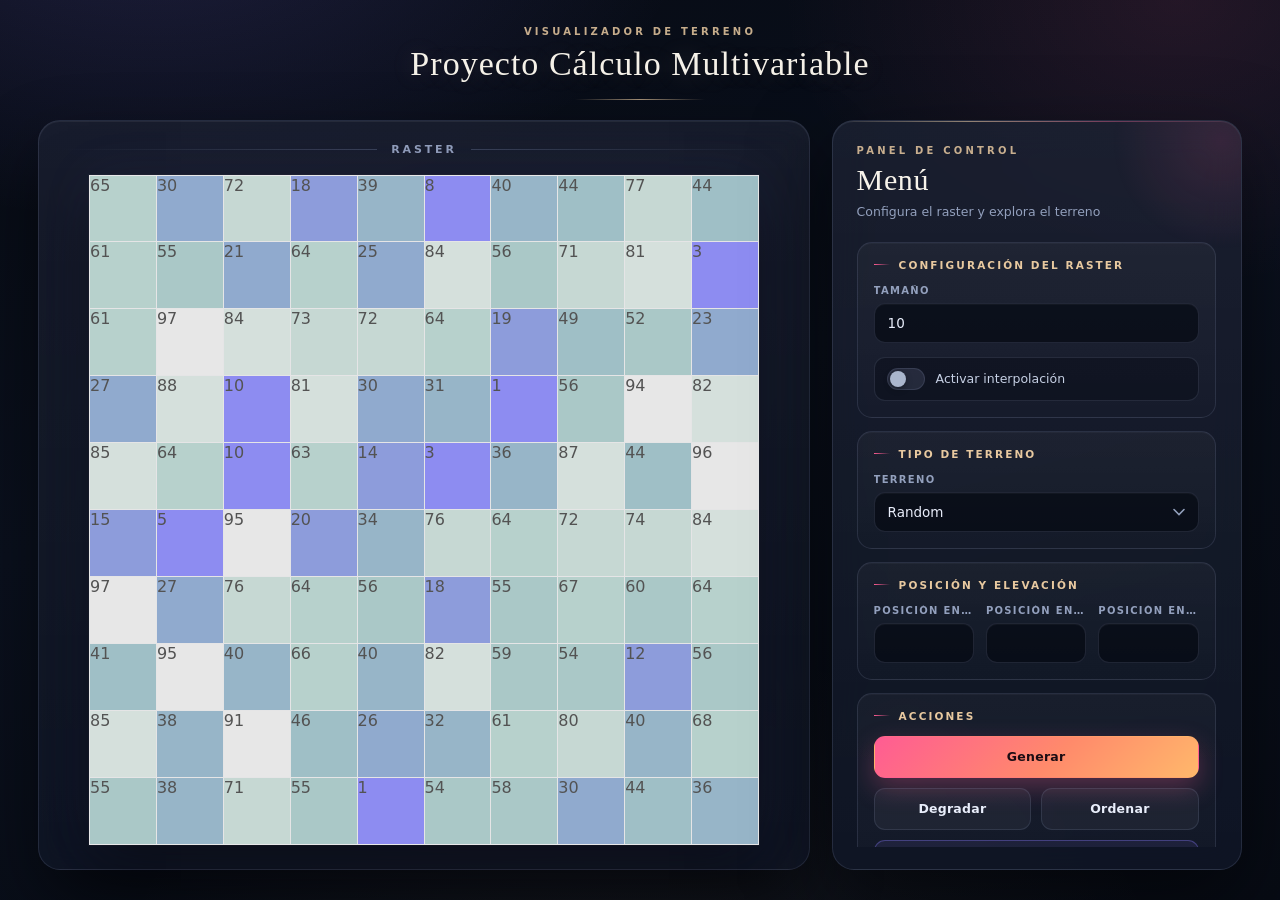
<file: CálculoMultivariable/ProyectoV2.2/index.html>
<!DOCTYPE html>
<html lang="en">
<head>
    <meta charset="UTF-8">
    <meta name="viewport" content="width=device-width, initial-scale=1.0">
    <title>Proyecto Cálculo Multivariable</title>
    <link rel="stylesheet" href="styles.css">
</head>
<body>
    <header class="encabezado">
        <span class="encabezado-eyebrow">Visualizador de terreno</span>
        <h1>Proyecto Cálculo Multivariable</h1>
    </header>

    <!-- División para el raster-->
    <div class="divVentana">
        <!-- Raster-->
        <div class="divRaster">
            <h2>Raster</h2>
            <div id="contenedor-raster"></div>
        </div>

        <!-- Menú-->
        <div class="divMenu">
            <div class="menu-encabezado">
                <span class="menu-eyebrow">Panel de control</span>
                <h2>Menú</h2>
                <p class="menu-subtitulo">Configura el raster y explora el terreno</p>
            </div>

            <div class="menu-scroll">
                <!-- Configuración general -->
                <section class="menu-seccion">
                    <h3 class="seccion-titulo">Configuración del raster</h3>

                    <div class="campo">
                        <label for="raster-tamanio">Tamaño</label>
                        <input type="number" id="raster-tamanio" value="10">
                    </div>

                    <label class="switch" for="interpolacion">
                        <input type="checkbox" id="interpolacion">
                        <span class="switch-pista"><span class="switch-bola"></span></span>
                        <span class="switch-texto">Activar interpolación</span>
                    </label>
                </section>

                <!-- Tipo de terreno -->
                <section class="menu-seccion">
                    <h3 class="seccion-titulo">Tipo de terreno</h3>
                    <div class="campo">
                        <label for="tipo-terreno">Terreno</label>
                        <select id="tipo-terreno">
                            <option value="random" selected>Random</option>
                            <option value="mapa1">Mapa 1 (Valle y Crestas)</option>
                        </select>
                    </div>
                </section>

                <!-- Coordenadas x,y,z -->
                <section class="menu-seccion">
                    <h3 class="seccion-titulo">Posición y elevación</h3>
                    <div class="grid-campos grid-tres">
                        <div class="campo">
                            <label for="positionX">Posición en X</label>
                            <input type="number" id="positionX">
                        </div>
                        <div class="campo">
                            <label for="positionY">Posición en Y</label>
                            <input type="number" id="positionY">
                        </div>
                        <div class="campo">
                            <label for="positionZ">Posición en Z</label>
                            <input type="number" id="positionZ">
                        </div>
                    </div>
                </section>

                <!-- Acciones -->
                <section class="menu-seccion">
                    <h3 class="seccion-titulo">Acciones</h3>
                    <div class="grid-botones">
                        <button id="btn-generar" class="boton boton-primario">Generar</button>
                        <button id="btn-degradar" class="boton">Degradar</button>
                        <button id="btn-ordenar" class="boton">Ordenar</button>
                        <button id="btn-parteaguas" class="boton boton-ancho">Calcular parteaguas</button>
                    </div>

                    <!-- Cuenca al hacer clic en un río -->
                    <label class="switch" for="cuenca-por-clic">
                        <input type="checkbox" id="cuenca-por-clic">
                        <span class="switch-pista"><span class="switch-bola"></span></span>
                        <span class="switch-texto">Mostrar cuenca al hacer clic en un río</span>
                    </label>

                    <!-- Min y maximo del raster -->
                    <div class="rango-valores">
                        <label id="maximo">Máximo: —</label>
                        <label id="minimo">Mínimo: —</label>
                    </div>
                </section>

                <!-- Escala de colores -->
                <section class="menu-seccion">
                    <h3 class="seccion-titulo">Escala de color</h3>
                    <!-- Tarjeta de colores -->
                    <div id="contenedor-barra"></div>
                </section>

                <!-- Buscador -->
                <section class="menu-seccion seccion-buscador">
                    <h3 class="seccion-titulo">Buscador de Z</h3>

                    <div class="campo">
                        <label for="selector-modo">Modo de búsqueda</label>
                        <select id="selector-modo">
                            <option value="exacto">Valor exacto</option>
                            <option value="rango">Rango de valores</option>
                        </select>
                    </div>

                    <div id="modo-exacto" class="mostrar">
                        <div class="campo">
                            <label for="z-exacta">Buscar valor z</label>
                            <input type="number" id="z-exacta">
                        </div>
                    </div>

                    <div id="modo-rango" class="mostrar ocultar">
                        <div class="grid-campos">
                            <div class="campo">
                                <label for="z-min">Desde</label>
                                <input type="number" id="z-min">
                            </div>
                            <div class="campo">
                                <label for="z-max">Hasta</label>
                                <input type="number" id="z-max">
                            </div>
                        </div>
                    </div>

                    <button id="btn-restaurar" class="boton boton-suave boton-ancho">Eliminar búsqueda</button>
                </section>
                <section>
                    <!-- Switch DEmo -->
                    <label class="switch" for="demo">
                        <input type="checkbox" id="demo">
                        <span class="switch-pista"><span class="switch-bola"></span></span>
                        <span class="switch-texto">Activar Demo</span>
                    </label>
                </section>
            </div>
        </div>
    </div>
    <!-- Aviso de validación -->
    <div id="aviso-validacion" class="aviso-validacion" role="alert" aria-live="assertive" aria-atomic="true">
        <span class="aviso-icono" aria-hidden="true">!</span>
        <span id="aviso-texto"></span>
        <button type="button" id="aviso-cerrar" class="aviso-cerrar" aria-label="Cerrar aviso">×</button>
    </div>

    <script src="scripts/script.js"></script>
</body>
</html>
</file>
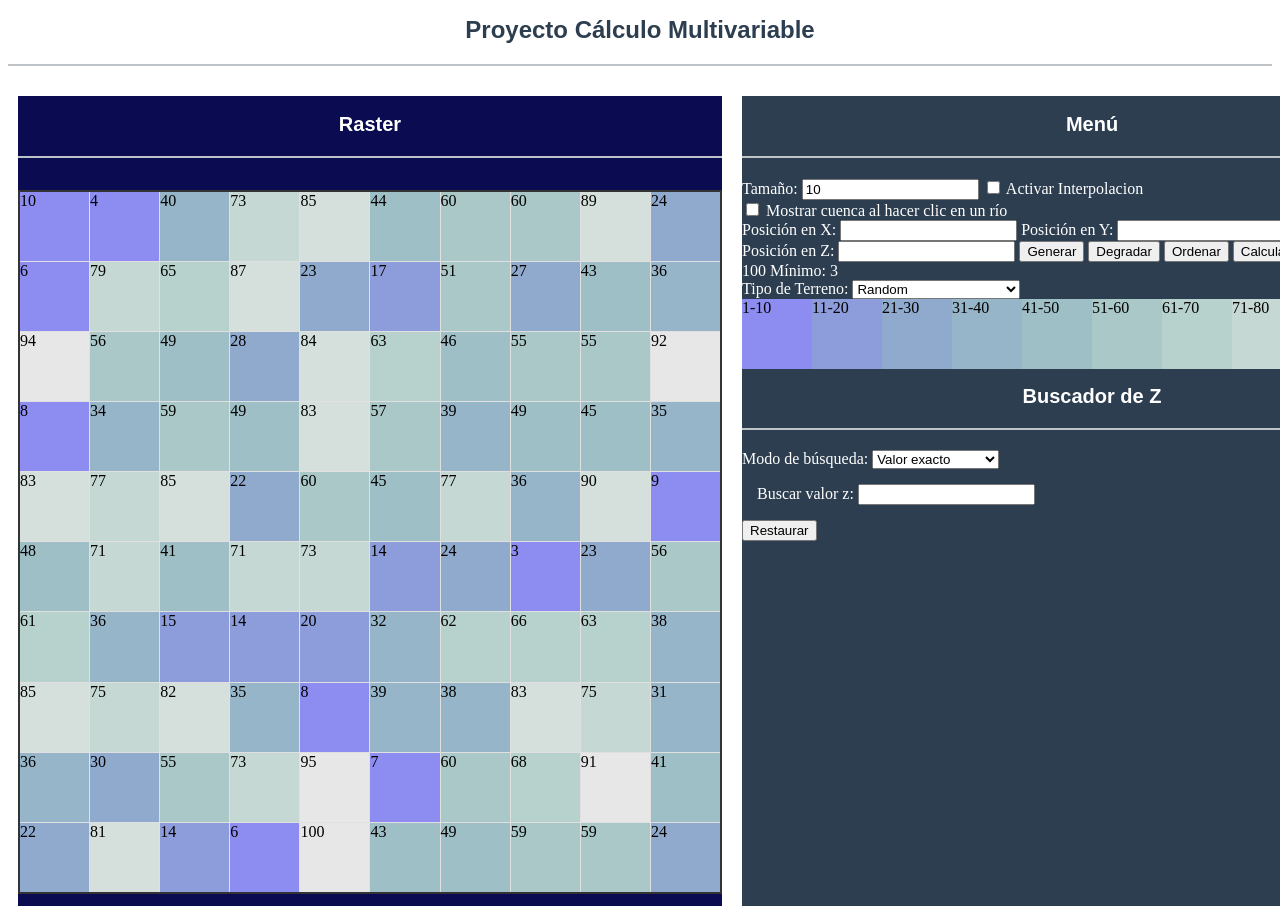
<file: CálculoMultivariable/ProyectoV2/index.html>
<!DOCTYPE html>
<html lang="en">
<head>
    <meta charset="UTF-8">
    <meta name="viewport" content="width=device-width, initial-scale=1.0">
    <title>Proyecto Cálculo Multivariable</title>
    <link rel="stylesheet" href="styles.css">
</head>
<body>
    <h1>Proyecto Cálculo Multivariable</h1>
    <!-- División para el raster-->
    <div class="divVentana" >
        <!-- Raster-->
        <div class="divRaster">
            <h2>Raster</h2>
            <div id="contenedor-raster"></div>
        </div>
        <!-- Menú-->
        <div class="divMenu">
            <!-- Título -->
            <h2>Menú</h2>
            <!-- Insertar tamaño del raster -->
            <div>
                <label for="raster-tamanio">Tamaño: </label>
                <input type="number" id="raster-tamanio" value="10">
                <label for="interpolacion">
                    <input type="checkbox" id="interpolacion"> Activar Interpolacion
                </label>
            </div>
            <div>
                <label for="cuenca-por-clic">
                    <input type="checkbox" id="cuenca-por-clic"> Mostrar cuenca al hacer clic en un río
                </label>
            </div>
            <!-- Coordenadas x,y  -->
            <div>
                <label for="positionX">Posición en X: </label>
                <input type="number" id="positionX" >
                <label for="positionY">Posición en Y: </label>
                <input type="number" id="positionY" >
            </div>
            <!-- Coordenada z -->
            <label for="positionZ">Posición en Z: </label>
            <input type="number" id="positionZ">
            <!-- Botón generador del raster -->
            <button id="btn-generar">Generar</button>
            <button id="btn-degradar">Degradar</button>
            <button id="btn-ordenar">Ordenar</button>
            <button id="btn-parteaguas">Calcular Parteaguas</button>
            <!-- Min y maximo del raster -->
            <label id="maximo">Máximo: </label>
            <label id="minimo">Mínimo: </label>
            <!-- Selector de Tipo de Terreno -->
            <div>
                <label for="tipo-terreno">Tipo de Terreno: </label>
                <select id="tipo-terreno">
                    <option value="random" selected>Random</option>
                    <option value="mapa1">Mapa 1 (Valle y Crestas)</option>
                </select>
            </div>
            <!-- Tarjeta de colores -->
            <div id="contenedor-barra"></div>
            <!-- Selector del buscador -->
            <div class="seccion-buscador">
                <h2>Buscador de Z</h2>
                <label for="selector-modo">Modo de búsqueda: </label>
                <select id="selector-modo">
                    <option value="exacto">Valor exacto</option>
                    <option value="rango">Rango de valores</option>
                </select>
                <div id="modo-exacto" class="mostrar">
                    <label for="z-exacta">Buscar valor z: </label>
                    <input type="number" id="z-exacta" >
                </div>
                <div id="modo-rango" class="mostrar ocultar">
                    <label for="z-min">Desde: </label>
                    <input type="number" id="z-min">
                    <label for="z-max">Hasta: </label>
                    <input type="number" id="z-max">
                </div>
                <button id="btn-restaurar">Restaurar</button>
            </div>
        </div>
    </div>
    <script src="scripts/script.js"></script>
</body>
</html>
</file>
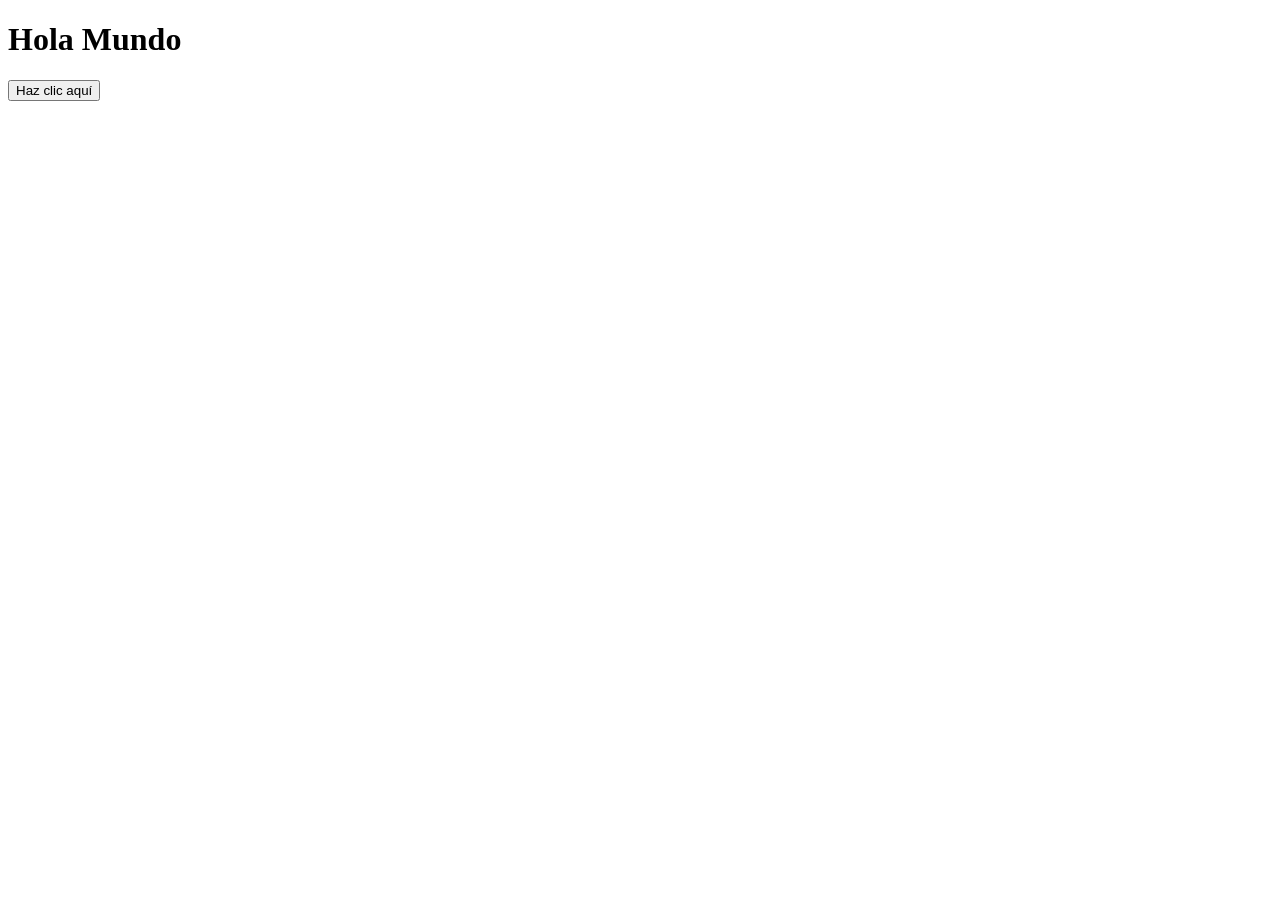
<file: Vision IA/Ejercicios de HTML/Ejercicio1/index.html>
<!DOCTYPE html>
<head>
    <title>Ejercicio 1</title>
</head>
<body>
    <h1 id="titulo">Hola Mundo</h1>

    <button id="btn-Texto">Haz clic aquí</button>

    <script>
        //biblioteca de elementos en uso
        const btnTexto=document.getElementById("btn-Texto");
        const titulo=document.getElementById("titulo");

        let estado=0;

        function main() {
            btnTexto.addEventListener("click", cambiarTexto);
            btnTexto.addEventListener("keydown", focoAbajo);
            btnTexto.addEventListener("keyup", focoArriba);
            btnTexto.addEventListener("focus", foco);
            btnTexto.addEventListener("mouseenter", mouseEnter);
            btnTexto.addEventListener("mouseleave", mouseLeave);
        }
        function cambiarTexto(){
            if(estado==0){
                titulo.textContent = `(Estado ${estado}) Hola`;
                estado++;
            }else if(estado==1){
                titulo.textContent = `(Estado ${estado}) Mundo`;
                estado++;
            }else if(estado==2){
                titulo.textContent = `(Estado ${estado}) Gracias`;
                estado=0;
            }
            return;
        }
        function foco(){
            titulo.textContent=`foco en el botón`;
        }
        function focoAbajo(){
            titulo.textContent=`presionaste una tecla abajo (keydown) cuando tenia el foco`;
        }
        function focoArriba(){
            titulo.textContent=`dejaste de presionar la tecla (keyup) cuando tenia el foco`;
        }
        function mouseEnter(){
            titulo.textContent=`entro el ratón`;
        }
        function mouseLeave(){
            titulo.textContent=`salió el ratón`;
        }
        main();
    </script>
</body>
</html>
</file>
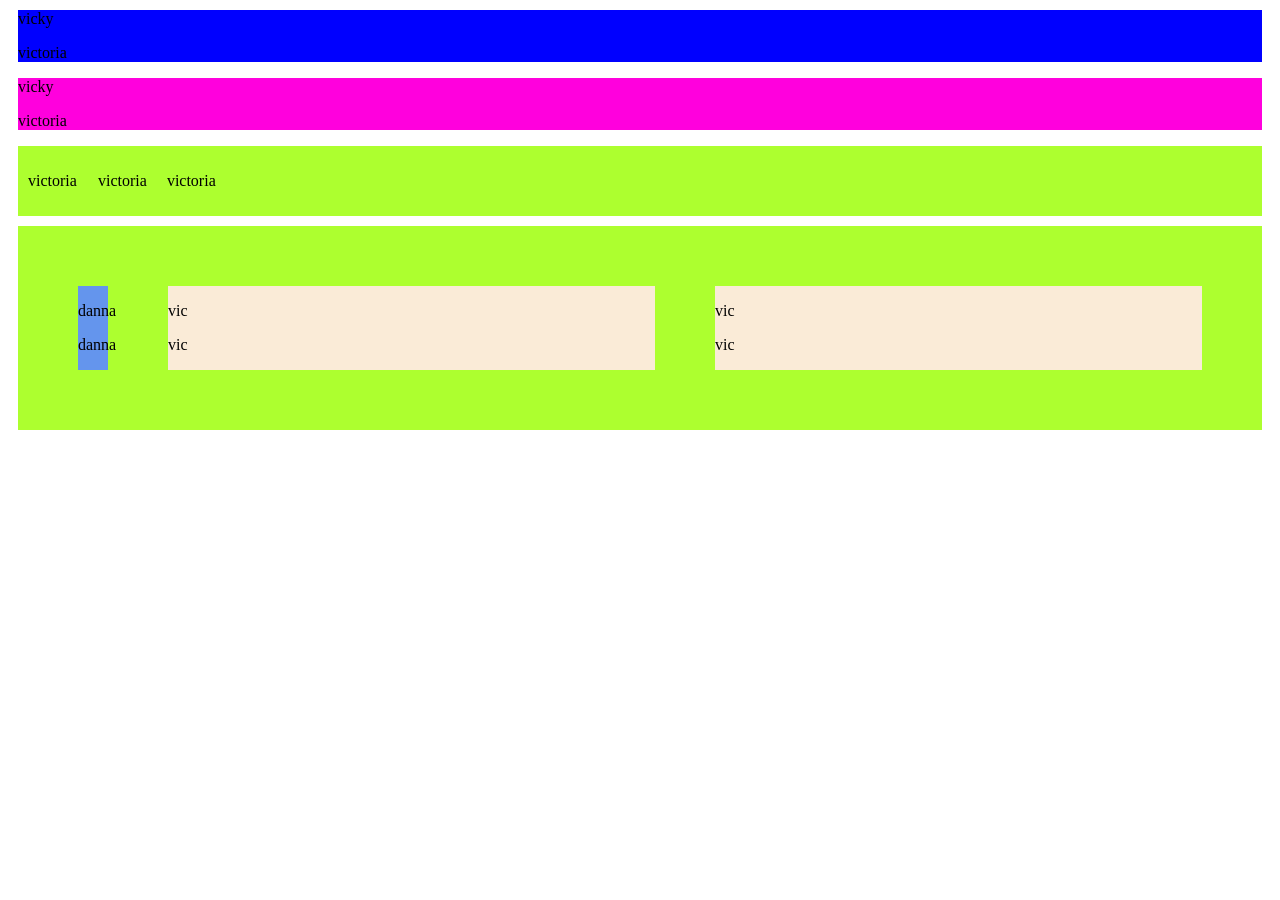
<file: vicky.html>
<html>

</html>

<!DOCTYPE html>
<html lang="en">
<head>
    <meta charset="UTF-8">
    <meta name="viewport" content="width=device-width, initial-scale=1.0">
    <title>visionIA</title>
    <style>
        div{
            background-color: greenyellow;
            margin:10px;
        }
        .cubo{
            width:50px; height: 50px;
        }
        .linea{
            display:flex;
            flex-direction:row ;
        }
        .matriz{ 
        display: grid;
        grid-template-columns: 50px 1fr 1fr;
        padding:50px;
        gap:40px;
        }
    </style>

</head>
<body>
    <div style="background-color: blue;">
        <p>vicky</p>
        <p>victoria</p>
    </div>
    <div style="background-color: rgb(255, 0, 221);">
        <p>vicky</p>
        <p>victoria</p>
    </div>
    <div class="linea">

        <div class="cubo">
            <p>victoria</p>
        </div>

        <div>
            <p>victoria</p>
        </div>
        <div>
            <p>victoria</p>
        </div>
    </div>
    <div class="matriz">
        <div style="background-color: cornflowerblue;">
            <p>danna</p>
            <p>danna</p>
        </div>
        <div style="background-color: antiquewhite;">
             <p>vic</p>
             <p>vic</p>
        </div>
        <div style="background-color: antiquewhite;">
             <p>vic</p>
             <p>vic</p>
        </div>
    </div>
</body>
</html>
</file>
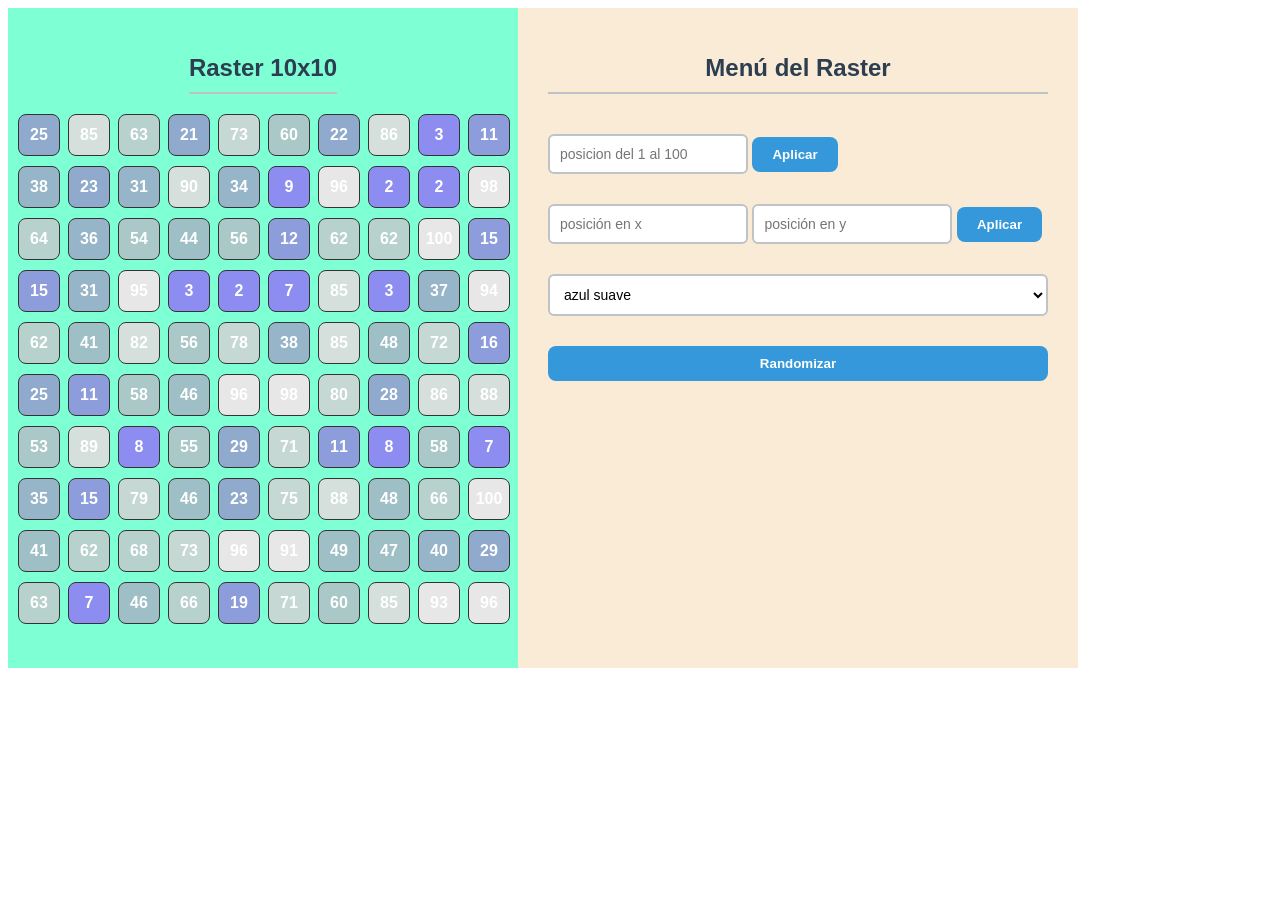
<file: CálculoMultivariable/proyecto.html>
<!DOCTYPE html>
<html lang="es">
<head>
  <meta charset="UTF-8">
  <meta name="viewport" content="width=device-width, initial-scale=1.0">
  <title>Proyecto Cálculo Multivariable</title>
  <style>
    #raster {
      display: grid;
      grid-template-columns: repeat(10, 40px);
      gap: 10px;
    }
    .celda {
        width: 40px;
        height: 40px;
        border: 1px solid #333;

        display: flex;
        align-items: center;
        justify-content: center;
        /*width: 80px;
        height: 50px;
        margin: 5px;*/
        border-radius: 8px;
        color: white;
        font-weight: bold;
        font-family: Arial;
    }
    .boton {
        padding: 10px 20px;
        background-color: #3498db;
        color: white;
        border: none;
        border-radius: 8px;
        font-weight: bold;
        cursor: pointer;
        transition: 0.2s;
    }

    .boton:hover {
        background-color: #2980b9;
    }
    .input {
        padding: 10px;
        border: 2px solid #bdc3c7;
        border-radius: 6px;
        font-size: 14px;
        width: 200px;
        box-sizing: border-box;
        margin-bottom: 10px;
        outline: none;
        transition: 0.2s;
    }
    .input:focus {
        border-color: #3498db;
        box-shadow: 0 0 5px rgba(52, 152, 219, 0.5);
    }
    .select {
        padding: 10px;
        border: 2px solid #bdc3c7;
        border-radius: 6px;
        font-size: 14px;
        width: 100%;
        box-sizing: border-box;
        margin-bottom: 10px;
        background-color: white;
        outline: none;
        transition: 0.2s;
        cursor: pointer;
    }

    .select:focus {
        border-color: #3498db;
        box-shadow: 0 0 5px rgba(52, 152, 219, 0.5);
    }
    h1 {
        font-size: 24px;
        font-weight: bold;
        color: #2c3e50;
        margin-bottom: 20px;
        text-align: center;
        border-bottom: 2px solid #bdc3c7;
        padding-bottom: 10px;
    }


  </style>
</head>
<body style="font-family: Arial;">
    <div style=" display:flex; flex-direction: row; align-items: center; align-content: center">
        <!-- Contenedor del Raster-->
        <div style=" display:flex; flex-direction: column; background-color: aquamarine; width:450px; height: 600px; align-items: center; padding: 30px">
            <h1>Raster 10x10</h1>
            <div id="raster"></div>
            
        </div>
        <!-- Contenedor del formulario-->
        <div style="display: flex; flex-direction: column; background-color: antiquewhite; width: 500px;height: 600px; padding: 30px; gap:20px;">
            <h1>Menú del Raster</h1>
            <div>
                <form>
                    <input id="celdaIndex" class="input" type="number" placeholder="posicion del 1 al 100">
                    <button type="button" onclick="cambiarColorManual()" class="boton">Aplicar</button>
                </form>
            </div>
            <div>
                <form >
                    <input id="x" class="input" type="number" placeholder="posición en x">
                    <input id="y" class="input" type="number" placeholder="posición en y">
                    
                    <button type="button" onclick="cambiarColorXY()" class="boton">Aplicar</button>
                </form>
            </div>
            <select id="colorSelect" class="select"></select>
            <button onclick="pintarRaster()" class="boton">Randomizar</button>
        </div>
    </div>
    <script src="proyecto.js"></script>
</body>
</html>
</file>
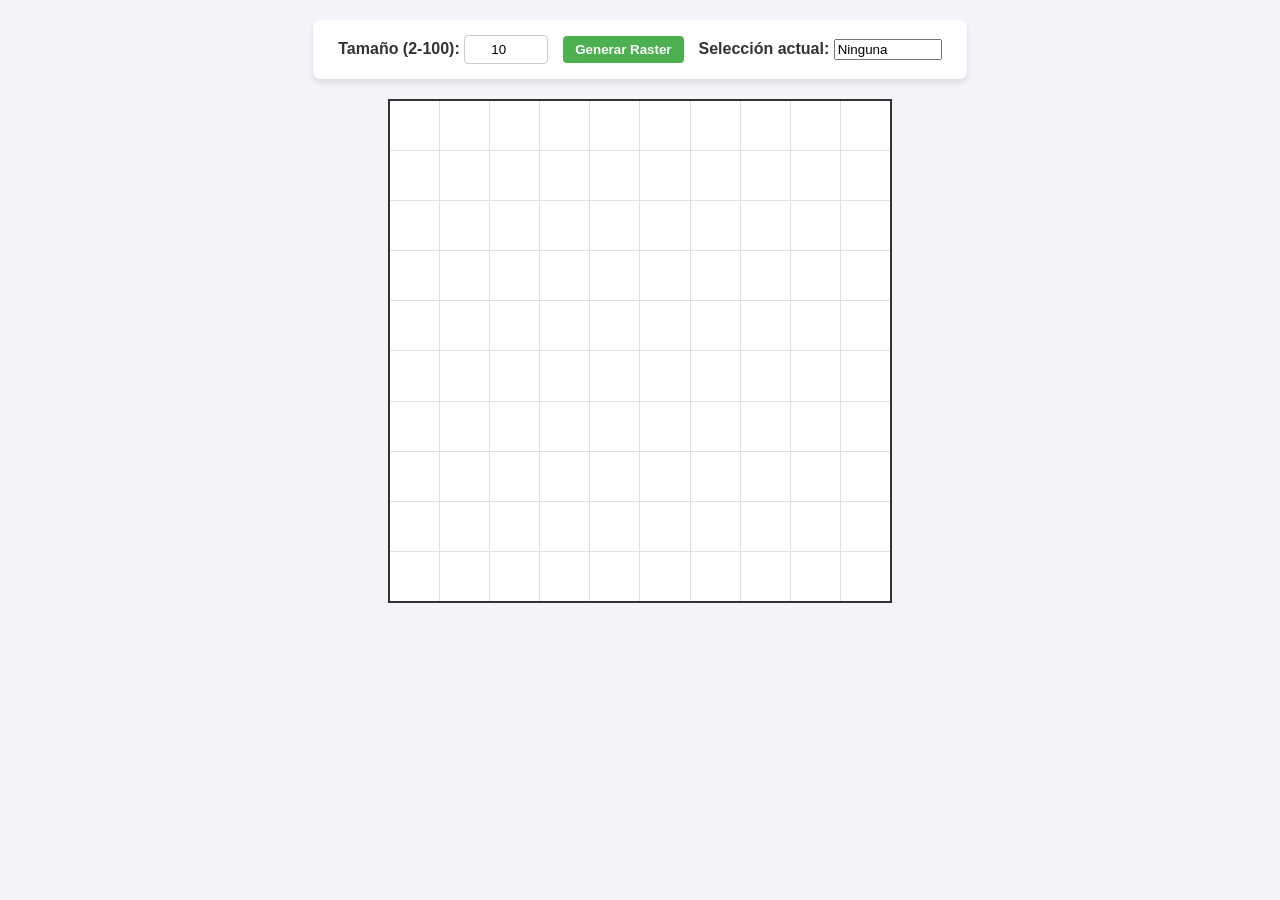
<file: CálculoMultivariable/test.html>
<!DOCTYPE html>
<html lang="es">
<head>
    <meta charset="UTF-8">
    <meta name="viewport" content="width=device-width, initial-scale=1.0">
    <title>Simulador de Raster HTML</title>
    <style>
        body {
            font-family: Arial, sans-serif;
            background-color: #f4f4f9;
            margin: 20px;
            display: flex;
            flex-direction: column;
            align-items: center;
        }

        .menu {
            background: white;
            padding: 15px 25px;
            border-radius: 8px;
            box-shadow: 0 4px 6px rgba(0,0,0,0.1);
            margin-bottom: 20px;
            display: flex;
            gap: 15px;
            align-items: center;
        }

        label {
            font-weight: bold;
            color: #333;
        }

        input[type="number"] {
            width: 70px;
            padding: 6px;
            border: 1px solid #ccc;
            border-radius: 4px;
            text-align: center;
        }

        button {
            padding: 6px 12px;
            background-color: #4CAF50;
            color: white;
            border: none;
            border-radius: 4px;
            cursor: pointer;
            font-weight: bold;
        }

        button:hover {
            background-color: #45a049;
        }

        /* Contenedor del Raster con tamaño visual fijo */
        #raster-container {
            width: 500px;
            height: 500px;
            background-color: #e0e0e0;
            border: 2px solid #333;
            display: grid;
            gap: 1px; /* Espacio simula la rejilla entre "píxeles" */
        }

        /* Estilo base de cada celda/div */
        .celda {
            background-color: #ffffff;
            transition: background-color 0.2s;
            cursor: pointer;
        }

        .celda:hover {
            background-color: #e3f2fd;
        }

        /* Clase de resaltado cuando una celda es seleccionada */
        .celda.seleccionada {
            outline: 3px solid #ff4081; /* Usamos outline para no alterar el tamaño del grid */
            outline-offset: -3px;
            z-index: 10; /* Asegura que el borde se vea por encima de las demás celdas */
        }
    </style>
</head>
<body>

    <div class="menu">
        <div>
            <label for="input-tamano">Tamaño (2-100):</label>
            <input type="number" id="input-tamano" min="2" max="100" value="10">
        </div>
        <button id="btn-generar">Generar Raster</button>
        
        <div>
            <label>Selección actual:</label>
            <input type="text" id="input-coordenadas" readonly placeholder="Ninguna" style="width: 100px;">
        </div>
    </div>

    <!-- Aquí se dibujará la cuadrícula -->
    <div id="raster-container"></div>

    <script>
        const container = document.getElementById('raster-container');
        const inputTamano = document.getElementById('input-tamano');
        const btnGenerar = document.getElementById('btn-generar');
        const inputCoordenadas = document.getElementById('input-coordenadas');

        // Variable global para recordar cuál es la celda activa actual
        let celdaSeleccionada = null;

        function generarRaster() {
            // 1. Obtener y validar el tamaño del input
            let tamano = parseInt(inputTamano.value);
            if (isNaN(tamano) || tamano < 2) tamano = 2;
            if (tamano > 100) tamano = 100;
            inputTamano.value = tamano; // Sincroniza el input si el usuario puso algo inválido

            // 2. Limpiar el contenedor anterior y reiniciar la selección
            container.innerHTML = '';
            celdaSeleccionada = null;
            inputCoordenadas.value = 'Ninguna';

            // 3. Configurar dinámicamente las filas y columnas en CSS Grid
            container.style.gridTemplateColumns = `repeat(${tamano}, 1fr)`;
            container.style.gridTemplateRows = `repeat(${tamano}, 1fr)`;

            // 4. Crear el fragmento en memoria para optimizar el rendimiento
            const fragmento = document.createDocumentFragment();

            // 5. Doble bucle anidado: Y para las filas, X para las columnas
            for (let y = 0; y < tamano; y++) {
                for (let x = 0; x < tamano; x++) {
                    const celda = document.createElement('div');
                    celda.classList.add('celda');
                    
                    // Asignamos las coordenadas espaciales como atributos de datos nativos
                    celda.dataset.x = x;
                    celda.dataset.y = y;

                    fragmento.appendChild(celda);
                }
            }

            // Inyectamos todas las celdas de un solo golpe al DOM
            container.appendChild(fragmento);
        }

        // 6. Delegación de eventos para la selección al hacer clic
        container.addEventListener('click', (evento) => {
            // Verificamos que el clic haya sido específicamente en una celda
            const celdaClickeada = evento.target;
            if (!celdaClickeada.classList.contains('celda')) return;

            // Si había otra celda seleccionada antes, le quitamos el borde de resalte
            if (celdaSeleccionada) {
                celdaSeleccionada.classList.remove('seleccionada');
            }

            // Marcamos la nueva celda como seleccionada y le añadimos el estilo
            celdaSeleccionada = celdaClickeada;
            celdaSeleccionada.classList.add('seleccionada');

            // Leemos los atributos guardados en la celda y actualizamos el menú de texto
            const x = celdaSeleccionada.dataset.x;
            const y = celdaSeleccionada.dataset.y;
            inputCoordenadas.value = `X: ${x}, Y: ${y}`;
        });

        // Escuchadores de eventos para iniciar el programa
        btnGenerar.addEventListener('click', generarRaster);
        
        // Genera un raster inicial de 10x10 automáticamente al cargar la página
        generarRaster();
    </script>
</body>
</html>
</file>
<file: CálculoMultivariable/ProyectoV2.2/styles.css>
/*Estilos*/
:root {
    --bg-0: #070b14;
    --bg-1: #0a101d;
    --panel: rgba(14, 21, 37, 0.76);
    --panel-2: rgba(255, 255, 255, 0.035);
    --line: rgba(148, 163, 199, 0.16);
    --line-strong: rgba(148, 163, 199, 0.28);
    --text: #e9eefb;
    --text-soft: #c6d0e4;
    --muted: #93a0bd;
    --accent: #ff5c93;
    --accent-2: #ffb86b;
    --accent-3: #8b7bff;
    --gold: #e8c9a0;
    --radius-lg: 22px;
    --radius-md: 15px;
    --radius-sm: 11px;
    --font-body: "Segoe UI Variable Display", "Segoe UI", system-ui, -apple-system, sans-serif;
    --font-serif: "Palatino Linotype", Palatino, "Book Antiqua", Georgia, serif;
}

* {
    box-sizing: border-box;
}

html,
body {
    height: 100%;
}

body {
    margin: 0;
    padding: 26px clamp(16px, 3vw, 40px) 30px;
    display: flex;
    flex-direction: column;
    gap: 20px;
    overflow: hidden;
    font-family: var(--font-body);
    color: var(--text);
    background:
        radial-gradient(900px 520px at 12% -10%, rgba(139, 123, 255, 0.17), transparent 60%),
        radial-gradient(720px 520px at 92% 0%, rgba(255, 92, 147, 0.11), transparent 55%),
        radial-gradient(900px 620px at 50% 112%, rgba(232, 201, 160, 0.06), transparent 60%),
        linear-gradient(165deg, var(--bg-0) 0%, var(--bg-1) 45%, var(--bg-0) 100%);
    background-attachment: fixed;
}

::selection {
    background: rgba(255, 92, 147, 0.35);
    color: #fff;
}

/* ---------------- Encabezado ---------------- */

.encabezado {
    flex-shrink: 0;
    text-align: center;
    animation: aparecer 0.6s ease both;
}

.encabezado-eyebrow,
.menu-eyebrow {
    display: block;
    font-size: 10px;
    font-weight: 600;
    letter-spacing: 0.32em;
    text-transform: uppercase;
    color: var(--gold);
    opacity: 0.85;
}

h1 {
    margin: 8px 0 0;
    font-family: var(--font-serif);
    font-size: clamp(24px, 3vw, 34px);
    font-weight: 500;
    letter-spacing: 0.03em;
    color: #f5f1e8;
    text-shadow: 0 2px 24px rgba(232, 201, 160, 0.18);
}

.encabezado::after {
    content: "";
    display: block;
    width: 130px;
    height: 1px;
    margin: 16px auto 0;
    background: linear-gradient(90deg, transparent, rgba(232, 201, 160, 0.7), transparent);
}

/* ---------------- Distribución principal ---------------- */

.divVentana {
    flex: 1;
    min-height: 0;
    width: 100%;
    max-width: 1500px;
    margin: 0 auto;
    display: grid;
    grid-template-columns: minmax(0, 1fr) minmax(340px, 410px);
    gap: 22px;
}

.divRaster {
    min-width: 0;
    min-height: 0;
    height: 100%;
    display: flex;
    flex-direction: column;
    gap: 16px;
    padding: 22px;
    border: 1px solid var(--line);
    border-radius: var(--radius-lg);
    background: linear-gradient(180deg, rgba(255, 255, 255, 0.045), rgba(255, 255, 255, 0.012)), var(--panel);
    box-shadow:
        0 30px 70px rgba(0, 0, 0, 0.45),
        inset 0 1px 0 rgba(255, 255, 255, 0.06);
    backdrop-filter: blur(14px);
    animation: aparecer 0.6s ease both;
}

.divRaster h2 {
    flex-shrink: 0;
    display: flex;
    align-items: center;
    gap: 14px;
    margin: 0;
    font-family: var(--font-body);
    font-size: 11px;
    font-weight: 600;
    letter-spacing: 0.26em;
    text-transform: uppercase;
    color: var(--muted);
}

.divRaster h2::before,
.divRaster h2::after {
    content: "";
    flex: 1;
    height: 1px;
    background: linear-gradient(90deg, transparent, var(--line-strong));
}

.divRaster h2::after {
    background: linear-gradient(90deg, var(--line-strong), transparent);
}

/* ---------------- Raster ---------------- */

#contenedor-raster {
    width: min(100%, 700px, calc(100vh - 230px));
    aspect-ratio: 1;
    flex-shrink: 0;
    margin: auto;
    display: grid;
    gap: 1px;
    overflow: hidden;
    background-color: #e5e5e6;
    border: 1px solid rgba(255, 255, 255, 0.1);
    box-shadow:
        0 24px 60px rgba(0, 0, 0, 0.5),
        0 0 0 1px rgba(255, 255, 255, 0.03),
        0 0 50px rgba(139, 123, 255, 0.08);
}

#contenedor-raster.con-interpolacion .celda {
    transition: background-color 2s ease-in-out, filter 0.2s ease;
}

.celda {
    color: #535353 ;
    background-color: #ffffff;
    transition: background-color 0.2s, filter 0.2s;
    cursor: pointer;
    user-select: none;
}

.celda:hover {
    filter: brightness(1.2);
}

.celda.seleccionada {
    outline: 3px solid var(--accent);
    outline-offset: -3px;
    z-index: 10;
}

.busqueda-encontrada {
    outline: 3px solid #ff944d;
    background-color: #ff944d;
    outline-offset: -3px;
    z-index: 5;
    box-shadow: inset 0 0 12px rgba(77, 225, 255, 0.6);
}

.parteaguas {
    background-color: #9c27b0 !important;
    outline: 2px solid #ffffff;
    z-index: 6;
}

/* Ríos (cauce en rojo) */
.cauce-rojo {
    background-color: #ff1744 !important;
    color: #fff;
    font-weight: bold;
    z-index: 4;
}

/* Parteaguas de la cuenca seleccionado */
.parteaguas-amarillo {
    outline: 3px solid #ffea00 !important;
    outline-offset: -3px;
    z-index: 8;
}

/* Superficie de la cuenca principal (botón "Calcular parteaguas"): morado translúcido */
.celda-cuenca-morada {
    background-color: rgba(156, 39, 176, 0.35) !important;
}

/* Interior de la cuenca seleccionada */
.celda-cuenca {
    background-color: rgba(255, 235, 59, 0.25) !important;
}

/* ---------------- Menú ---------------- */

.divMenu {
    position: relative;
    min-width: 0;
    height: 100%;
    display: flex;
    flex-direction: column;
    padding: 24px 18px 22px 24px;
    border: 1px solid var(--line);
    border-radius: var(--radius-lg);
    background: linear-gradient(180deg, rgba(255, 255, 255, 0.05), rgba(255, 255, 255, 0.012)), var(--panel);
    box-shadow:
        0 30px 80px rgba(0, 0, 0, 0.5),
        inset 0 1px 0 rgba(255, 255, 255, 0.07);
    backdrop-filter: blur(18px);
    overflow: hidden;
    animation: aparecer 0.7s 0.08s ease both;
}

.divMenu::before {
    content: "";
    position: absolute;
    inset: 0 0 auto 0;
    height: 1px;
    background: linear-gradient(90deg, transparent, rgba(232, 201, 160, 0.55), rgba(255, 92, 147, 0.35), transparent);
    pointer-events: none;
}

.divMenu::after {
    content: "";
    position: absolute;
    top: -90px;
    right: -90px;
    width: 220px;
    height: 220px;
    border-radius: 50%;
    background: radial-gradient(circle, rgba(255, 92, 147, 0.12), transparent 70%);
    pointer-events: none;
}

.menu-encabezado {
    flex-shrink: 0;
    margin-bottom: 20px;
}

.menu-encabezado h2 {
    margin: 7px 0 6px;
    font-family: var(--font-serif);
    font-size: 30px;
    font-weight: 500;
    letter-spacing: 0.02em;
    color: #f7f3ea;
    text-align: left;
}

.menu-subtitulo {
    margin: 0;
    font-size: 12.5px;
    line-height: 1.5;
    color: var(--muted);
}

.menu-scroll {
    flex: 1;
    min-height: 0;
    overflow-y: auto;
    display: flex;
    flex-direction: column;
    gap: 13px;
    padding-right: 7px;
    scrollbar-width: thin;
    scrollbar-color: rgba(148, 163, 199, 0.3) transparent;
}

.menu-scroll::-webkit-scrollbar {
    width: 6px;
}

.menu-scroll::-webkit-scrollbar-track {
    background: transparent;
}

.menu-scroll::-webkit-scrollbar-thumb {
    border-radius: 999px;
    background: rgba(148, 163, 199, 0.28);
}

.menu-scroll::-webkit-scrollbar-thumb:hover {
    background: rgba(148, 163, 199, 0.45);
}

/* ---------------- Tarjetas / secciones ---------------- */

.menu-seccion {
    padding: 16px;
    border: 1px solid var(--line);
    border-radius: var(--radius-md);
    background: linear-gradient(180deg, var(--panel-2), rgba(255, 255, 255, 0.008));
    box-shadow: inset 0 1px 0 rgba(255, 255, 255, 0.03);
    transition: border-color 0.25s ease, background 0.25s ease;
}

.menu-seccion:focus-within {
    border-color: rgba(255, 92, 147, 0.28);
    background: linear-gradient(180deg, rgba(255, 255, 255, 0.05), rgba(255, 255, 255, 0.012));
}

.seccion-titulo {
    display: flex;
    align-items: center;
    gap: 9px;
    margin: 0 0 14px;
    font-size: 10.5px;
    font-weight: 600;
    letter-spacing: 0.2em;
    text-transform: uppercase;
    color: var(--gold);
}

.seccion-titulo::before {
    content: "";
    width: 16px;
    height: 1px;
    background: linear-gradient(90deg, var(--accent), transparent);
}

/* ---------------- Campos ---------------- */

.grid-campos {
    display: grid;
    grid-template-columns: repeat(2, minmax(0, 1fr));
    gap: 12px;
}

.grid-campos.grid-tres {
    grid-template-columns: repeat(3, minmax(0, 1fr));
}

.campo {
    display: flex;
    flex-direction: column;
    gap: 7px;
    min-width: 0;
}

.campo label {
    font-size: 10px;
    font-weight: 600;
    letter-spacing: 0.13em;
    text-transform: uppercase;
    color: var(--muted);
    white-space: nowrap;
    overflow: hidden;
    text-overflow: ellipsis;
}

input[type="number"],
select {
    width: 100%;
    min-width: 0;
    padding: 11px 13px;
    font-family: inherit;
    font-size: 13.5px;
    color: var(--text);
    background-color: rgba(4, 8, 16, 0.62);
    border: 1px solid var(--line);
    border-radius: var(--radius-sm);
    outline: none;
    box-shadow: inset 0 1px 0 rgba(255, 255, 255, 0.03);
    transition: border-color 0.22s ease, box-shadow 0.22s ease, background 0.22s ease;
}

input[type="number"]:hover,
select:hover {
    border-color: var(--line-strong);
    background-color: rgba(4, 8, 16, 0.78);
}

input[type="number"]:focus,
select:focus {
    border-color: rgba(255, 92, 147, 0.6);
    box-shadow:
        0 0 0 3px rgba(255, 92, 147, 0.14),
        inset 0 1px 0 rgba(255, 255, 255, 0.04);
    background-color: rgba(4, 8, 16, 0.9);
}

input[type="number"]::-webkit-inner-spin-button,
input[type="number"]::-webkit-outer-spin-button {
    appearance: none;
    margin: 0;
}

input[type="number"] {
    -moz-appearance: textfield;
    appearance: textfield;
}

select {
    appearance: none;
    padding-right: 36px;
    cursor: pointer;
    background-image: url("data:image/svg+xml,%3Csvg xmlns='http://www.w3.org/2000/svg' width='12' height='8' viewBox='0 0 12 8'%3E%3Cpath d='M1 1.5 6 6.5 11 1.5' fill='none' stroke='%2393a0bd' stroke-width='1.6' stroke-linecap='round'/%3E%3C/svg%3E");
    background-repeat: no-repeat;
    background-position: right 13px center;
}

select option {
    color: var(--text);
    background: #0e1525;
}

/* ---------------- Interruptor (checkbox) ---------------- */

.switch {
    position: relative;
    display: flex;
    align-items: center;
    gap: 11px;
    margin-top: 14px;
    padding: 10px 12px;
    border: 1px solid var(--line);
    border-radius: var(--radius-sm);
    background: rgba(4, 8, 16, 0.35);
    cursor: pointer;
    user-select: none;
    transition: border-color 0.22s ease, background 0.22s ease;
}

.switch:hover {
    border-color: var(--line-strong);
    background: rgba(4, 8, 16, 0.55);
}

.switch input {
    position: absolute;
    opacity: 0;
    width: 1px;
    height: 1px;
    pointer-events: none;
}

.switch-pista {
    position: relative;
    flex-shrink: 0;
    width: 38px;
    height: 22px;
    border-radius: 999px;
    background: rgba(148, 163, 199, 0.16);
    border: 1px solid var(--line);
    transition: background 0.25s ease, border-color 0.25s ease;
}

.switch-bola {
    position: absolute;
    top: 2px;
    left: 2px;
    width: 16px;
    height: 16px;
    border-radius: 50%;
    background: #aab6cd;
    box-shadow: 0 2px 6px rgba(0, 0, 0, 0.35);
    transition: transform 0.25s cubic-bezier(0.4, 0, 0.2, 1), background 0.25s ease;
}

.switch input:checked + .switch-pista {
    background: linear-gradient(135deg, var(--accent), var(--accent-2));
    border-color: transparent;
}

.switch input:checked + .switch-pista .switch-bola {
    transform: translateX(16px);
    background: #fff;
}

.switch input:focus-visible + .switch-pista {
    box-shadow: 0 0 0 3px rgba(255, 92, 147, 0.2);
}

.switch-texto {
    font-size: 12.5px;
    font-weight: 500;
    color: var(--text-soft);
}

/* ---------------- Botones ---------------- */

.grid-botones {
    display: grid;
    grid-template-columns: repeat(2, minmax(0, 1fr));
    gap: 10px;
}

.boton {
    position: relative;
    min-height: 42px;
    padding: 10px 14px;
    font-family: inherit;
    font-size: 12.5px;
    font-weight: 600;
    letter-spacing: 0.02em;
    color: var(--text);
    background: rgba(255, 255, 255, 0.045);
    border: 1px solid var(--line);
    border-radius: var(--radius-sm);
    cursor: pointer;
    overflow: hidden;
    transition: background 0.22s ease, border-color 0.22s ease, transform 0.15s ease, box-shadow 0.22s ease;
}

.boton:hover {
    background: rgba(255, 255, 255, 0.085);
    border-color: rgba(255, 255, 255, 0.22);
    transform: translateY(-1px);
}

.boton:active {
    transform: translateY(0);
}

.boton:focus-visible {
    outline: none;
    box-shadow: 0 0 0 3px rgba(255, 92, 147, 0.22);
}

.boton-primario {
    grid-column: 1 / -1;
    color: #1b0c13;
    font-weight: 700;
    background: linear-gradient(135deg, #ff5c93 0%, #ff8a6b 55%, #ffb86b 100%);
    border-color: transparent;
    box-shadow: 0 10px 26px rgba(255, 92, 147, 0.28);
}

.boton-primario:hover {
    background: linear-gradient(135deg, #ff709f 0%, #ff9b7d 55%, #ffc481 100%);
    border-color: transparent;
    box-shadow: 0 14px 32px rgba(255, 92, 147, 0.38);
}

.boton-ancho {
    grid-column: 1 / -1;
}

#btn-parteaguas {
    color: #ddd7ff;
    border-color: rgba(139, 123, 255, 0.35);
    background: rgba(139, 123, 255, 0.09);
}

#btn-parteaguas:hover {
    border-color: rgba(139, 123, 255, 0.6);
    background: rgba(139, 123, 255, 0.16);
}

.boton-suave {
    margin-top: 12px;
    color: var(--text-soft);
    background: transparent;
    border-color: var(--line);
}

.boton-suave:hover {
    color: var(--text);
    background: rgba(255, 255, 255, 0.05);
}

/* ---------------- Máximo / mínimo ---------------- */

.rango-valores {
    display: grid;
    grid-template-columns: repeat(2, minmax(0, 1fr));
    gap: 10px;
    margin-top: 13px;
}

#maximo,
#minimo {
    display: flex;
    align-items: center;
    justify-content: center;
    padding: 9px 10px;
    border-radius: 10px;
    font-size: 11.5px;
    font-weight: 600;
    letter-spacing: 0.02em;
    font-variant-numeric: tabular-nums;
    white-space: nowrap;
    color: #ffd3e2;
    background: rgba(255, 92, 147, 0.08);
    border: 1px solid rgba(255, 92, 147, 0.2);
}

#minimo {
    color: #c7f5e6;
    background: rgba(126, 231, 196, 0.07);
    border-color: rgba(126, 231, 196, 0.2);
}

/* ---------------- Barra de colores ---------------- */

#contenedor-barra {
    width: 100%;
    height: 46px;
    display: grid;
    grid-template-columns: repeat(10, 1fr);
    overflow: hidden;
    border: 1px solid var(--line);
    border-radius: 10px;
    background: #05080f;
    box-shadow: inset 0 2px 10px rgba(0, 0, 0, 0.35);
}

#contenedor-barra .celda {
    display: flex;
    align-items: center;
    justify-content: center;
    font-size: 9px;
    font-weight: 600;
    color: rgba(10, 15, 30, 0.7);
    cursor: default;
    transition: filter 0.2s ease;
}

#contenedor-barra .celda:hover {
    filter: brightness(1.08);
}

/* ---------------- Buscador ---------------- */

.seccion-buscador .campo + .campo {
    margin-top: 12px;
}

.mostrar {
    margin: 12px 0 0;
}

.ocultar {
    display: none !important;
}

/* ---------------- Aviso de validación ---------------- */

.aviso-validacion {
    position: fixed;
    left: 50%;
    bottom: 26px;
    z-index: 60;
    display: flex;
    align-items: center;
    gap: 12px;
    width: max-content;
    max-width: min(480px, calc(100vw - 32px));
    padding: 13px 14px 13px 15px;
    border: 1px solid rgba(255, 120, 140, 0.35);
    border-radius: 14px;
    background:
        linear-gradient(135deg, rgba(255, 92, 147, 0.12), rgba(255, 184, 107, 0.06)),
        rgba(26, 12, 20, 0.94);
    box-shadow:
        0 20px 50px rgba(0, 0, 0, 0.55),
        inset 0 1px 0 rgba(255, 255, 255, 0.08);
    backdrop-filter: blur(16px);
    color: #ffe3ea;
    font-size: 12.5px;
    line-height: 1.45;
    opacity: 0;
    transform: translate(-50%, 18px);
    pointer-events: none;
    transition: opacity 0.28s ease, transform 0.28s ease;
}

.aviso-validacion.visible {
    opacity: 1;
    transform: translate(-50%, 0);
    pointer-events: auto;
}

.aviso-icono {
    flex-shrink: 0;
    display: flex;
    align-items: center;
    justify-content: center;
    width: 24px;
    height: 24px;
    border-radius: 50%;
    font-size: 13px;
    font-weight: 700;
    color: #2a0a13;
    background: linear-gradient(135deg, #ff5c93, #ffb86b);
    box-shadow: 0 0 16px rgba(255, 92, 147, 0.4);
}

#aviso-texto {
    flex: 1;
}

.aviso-cerrar {
    flex-shrink: 0;
    width: 24px;
    height: 24px;
    padding: 0;
    font-family: inherit;
    font-size: 17px;
    line-height: 1;
    color: rgba(255, 227, 234, 0.65);
    background: transparent;
    border: 1px solid transparent;
    border-radius: 8px;
    cursor: pointer;
    transition: color 0.2s ease, background 0.2s ease, border-color 0.2s ease;
}

.aviso-cerrar:hover,
.aviso-cerrar:focus-visible {
    color: #fff;
    background: rgba(255, 255, 255, 0.08);
    border-color: rgba(255, 255, 255, 0.12);
    outline: none;
}

.input-invalido {
    border-color: rgba(255, 96, 122, 0.85) !important;
    box-shadow:
        0 0 0 3px rgba(255, 96, 122, 0.18),
        inset 0 1px 0 rgba(255, 255, 255, 0.04) !important;
    animation: sacudir 0.35s ease;
}

@keyframes sacudir {
    0%, 100% { transform: translateX(0); }
    25% { transform: translateX(-4px); }
    50% { transform: translateX(4px); }
    75% { transform: translateX(-2px); }
}

/* ---------------- Animaciones ---------------- */

@keyframes aparecer {
    from {
        opacity: 0;
        transform: translateY(10px);
    }
    to {
        opacity: 1;
        transform: translateY(0);
    }
}

/* ---------------- Responsive ---------------- */

@media (max-width: 1080px) {
    body {
        height: auto;
        overflow: auto;
        padding: 22px 16px 30px;
    }

    .divVentana {
        grid-template-columns: 1fr;
        gap: 18px;
    }

    .divRaster {
        height: auto;
        padding: 18px;
    }

    #contenedor-raster {
        width: min(100%, 700px);
        max-height: none;
    }

    .divMenu {
        height: auto;
    }

    .menu-scroll {
        overflow: visible;
        padding-right: 0;
    }
}

@media (max-width: 460px) {
    .divMenu {
        padding: 20px 15px 18px;
    }

    .aviso-validacion {
        bottom: 16px;
        width: calc(100vw - 32px);
    }

    .grid-campos.grid-tres {
        grid-template-columns: 1fr;
    }

    .rango-valores {
        grid-template-columns: 1fr;
    }
}

@media (prefers-reduced-motion: reduce) {
    *,
    *::before,
    *::after {
        animation-duration: 0.01ms !important;
        transition-duration: 0.01ms !important;
    }
}
</file>
<file: CálculoMultivariable/ProyectoV2/styles.css>
/*Encabezado para la página*/
html, body{
    height: 100%;
}
h1 {
    font-family: 'Arial';
    font-size: 24px;
    font-weight: bold;
    color: #2c3e50;
    margin-bottom: 20px;
    text-align: center;
    border-bottom: 2px solid #bdc3c7;
    padding-bottom: 20px;
}
h2 {
    font-family: 'Arial';
    font-size: 20px;
    font-weight: bold;
    color: white;
    margin-bottom: 20px;
    text-align: center;
    border-bottom: 2px solid #bdc3c7;
    padding-bottom: 20px;
}
label{
    color: white;
}
#contenedor-raster {
    width: 700px;
    height: 700px;
    background-color: #e0e0e0;
    border: 2px solid #333;
    display: grid;
    gap: 1px;
    margin:auto;
}
#contenedor-raster.con-interpolacion .celda{
    transition: background-color 2s ease-in-out;
}
#contenedor-barra{
    background-color: #ff4081;
    display:grid;
    grid-template-columns: repeat(10, 1fr);
    width:700px;
    height: 70px;
    margin:auto;
}
.divVentana{
    height: 90%;
    display: grid;
    grid-template-columns: 1fr 1fr;
    gap:20px;
    padding :10px;
}
.divRaster{
    display:flex;
    flex-direction: column;
    height: 100%;
    background-color: #0a0b50;
}
.divMenu{
    height: 100%;
    background-color: #2c3e50;
    align-items: center;
    justify-content: center;
}
.celda {
    background-color: #ffffff;
    transition: background-color 0.2s;
    cursor: pointer;
}
.celda:hover{
            background-color: #0d0e0f;
}
.celda.seleccionada{
    outline: 3px solid #ff4081; /* Usamos outline para no alterar el tamaño del grid */
    outline-offset: -3px;
    z-index: 10; /* Asegura que el borde se vea por encima de las demás celdas */
}
.ocultar{
    display:none !important;
}
.mostrar{
    margin: 15px;
}
.busqueda-encontrada{
    outline: 3px solid #00e5ff;

    outline-offset: -3px;
    z-index: 5;
}
.parteaguas {
    background-color: #9c27b0 !important; /* Color morado solicitado */
    outline: 2px solid #ffffff;
    z-index: 6;
}
/* Estilo para los ríos (cauce en rojo) */
.cauce-rojo {
    background-color: #ff1744 !important;
    color: #fff;
    font-weight: bold;
    z-index: 4;
}

/* Estilo para el parteaguas de la cuenca seleccionado (contorno amarillo) */
.parteaguas-amarillo {
    outline: 3px solid #ffea00 !important; /* Contorno amarillo brillante */
    outline-offset: -3px;
    z-index: 8;
}

/* Superficie de la cuenca principal (botón "Calcular Parteaguas"): morado translúcido */
.celda-cuenca-morada {
    background-color: rgba(156, 39, 176, 0.35) !important;
}

/* Estilo opcional para sombrear el interior de la cuenca seleccionada */
.celda-cuenca {
    background-color: rgba(255, 235, 59, 0.25) !important; /* Tono translúcido amarillo */
}
</file>
